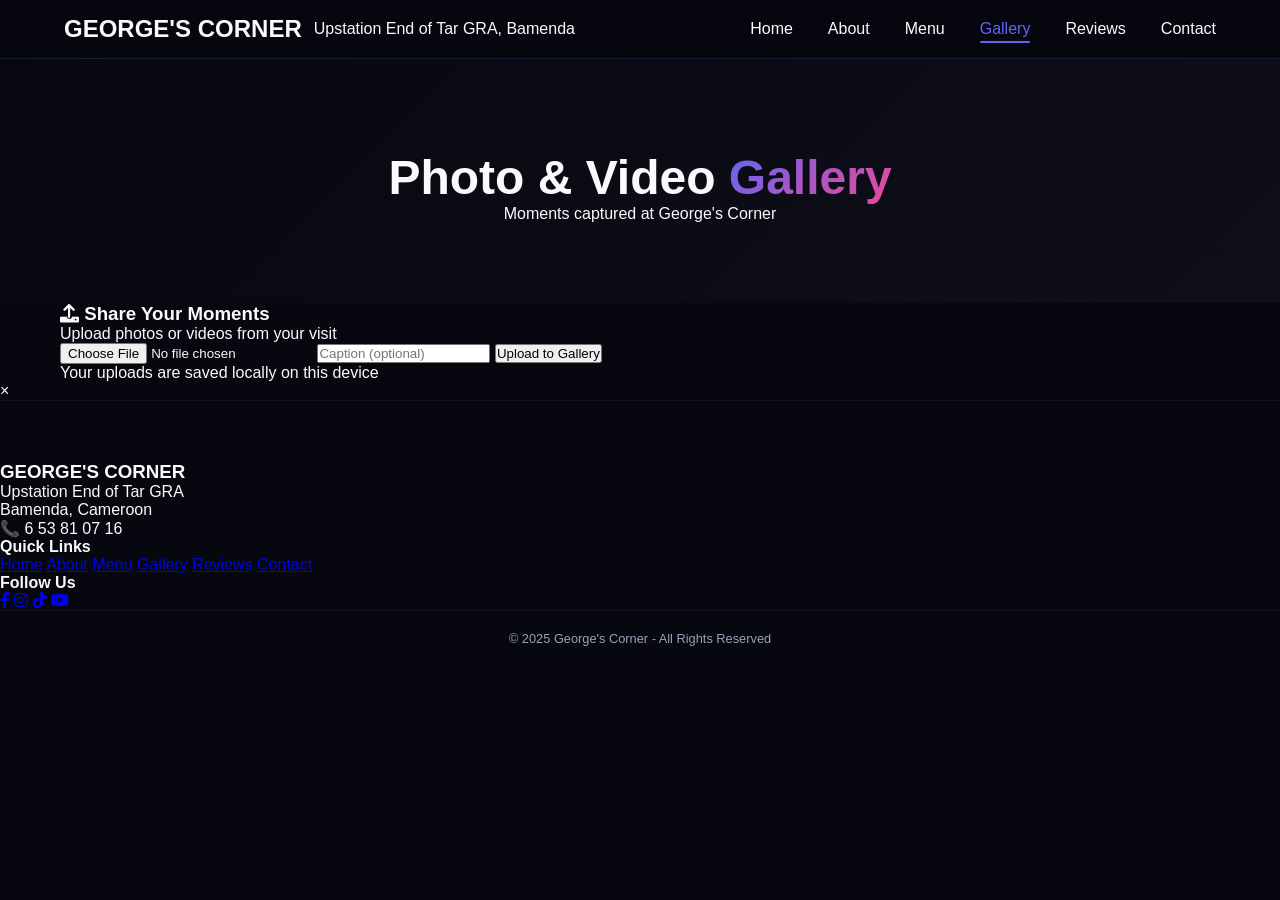
<file: gallery.html>
<!DOCTYPE html>
<html lang="en">
<head>
    <meta charset="UTF-8">
    <meta name="viewport" content="width=device-width, initial-scale=1.0">
    <title>Gallery - George's Corner</title>
    <link href="https://cdnjs.cloudflare.com/ajax/libs/font-awesome/6.0.0/css/all.min.css" rel="stylesheet">
    <link href="https://fonts.googleapis.com/css2?family=Poppins:wght@300;400;500;600;700;800&display=swap" rel="stylesheet">
    <link rel="stylesheet" href="style.css">
</head>
<body>

<nav class="navbar">
    <div class="nav-container">
        <div class="logo">
            <h1>GEORGE'S <span>CORNER</span></h1>
            <p>Upstation End of Tar GRA, Bamenda</p>
        </div>
        <div class="nav-links">
            <a href="index.html">Home</a>
            <a href="about.html">About</a>
            <a href="menu.html">Menu</a>
            <a href="gallery.html" class="active">Gallery</a>
            <a href="reviews.html">Reviews</a>
            <a href="contact.html">Contact</a>
        </div>
        <div class="mobile-menu" onclick="toggleMobileMenu()">
            <i class="fas fa-bars"></i>
        </div>
    </div>
    <div class="mobile-nav" id="mobileNav">
        <a href="index.html">Home</a>
        <a href="about.html">About</a>
        <a href="menu.html">Menu</a>
        <a href="gallery.html">Gallery</a>
        <a href="reviews.html">Reviews</a>
        <a href="contact.html">Contact</a>
    </div>
</nav>

<section class="page-header">
    <h1>Photo & Video <span>Gallery</span></h1>
    <p>Moments captured at George's Corner</p>
</section>

<section class="gallery-section">
    <div class="container">
        <div class="gallery-grid" id="galleryGrid"></div>
        
        <div class="upload-area">
            <h3><i class="fas fa-upload"></i> Share Your Moments</h3>
            <p>Upload photos or videos from your visit</p>
            <input type="file" id="uploadFile" accept="image/*,video/*">
            <input type="text" id="uploadCaption" placeholder="Caption (optional)">
            <button class="btn" onclick="uploadMedia()">Upload to Gallery</button>
            <p class="upload-note">Your uploads are saved locally on this device</p>
        </div>
    </div>
</section>

<!-- Modal for viewing media -->
<div id="mediaModal" class="modal">
    <span class="modal-close" onclick="closeModal()">&times;</span>
    <div id="modalContent"></div>
</div>

<footer>
    <div class="footer-content">
        <div class="footer-section">
            <h3>GEORGE'S CORNER</h3>
            <p>Upstation End of Tar GRA<br>Bamenda, Cameroon</p>
            <p>📞 6 53 81 07 16</p>
        </div>
        <div class="footer-section">
            <h4>Quick Links</h4>
            <a href="index.html">Home</a>
            <a href="about.html">About</a>
            <a href="menu.html">Menu</a>
            <a href="gallery.html">Gallery</a>
            <a href="reviews.html">Reviews</a>
            <a href="contact.html">Contact</a>
        </div>
        <div class="footer-section">
            <h4>Follow Us</h4>
            <div class="social-links">
                <a href="#"><i class="fab fa-facebook-f"></i></a>
                <a href="#"><i class="fab fa-instagram"></i></a>
                <a href="#"><i class="fab fa-tiktok"></i></a>
                <a href="#"><i class="fab fa-youtube"></i></a>
            </div>
        </div>
    </div>
    <div class="footer-bottom">
        <p>&copy; 2025 George's Corner - All Rights Reserved</p>
    </div>
</footer>

<script src="script.js"></script>
</body>
</html>
</file>
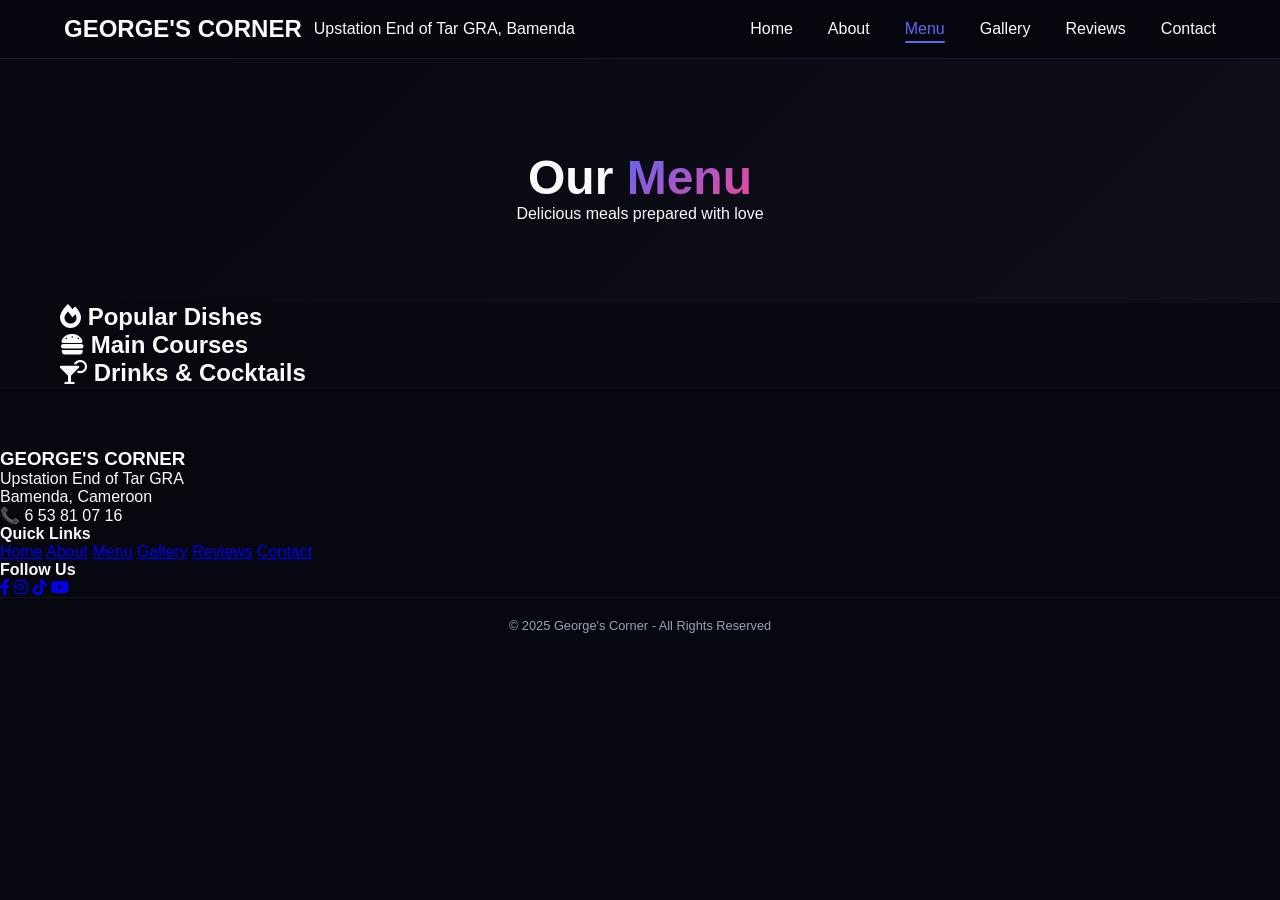
<file: menu.html>
<!DOCTYPE html>
<html lang="en">
<head>
    <meta charset="UTF-8">
    <meta name="viewport" content="width=device-width, initial-scale=1.0">
    <title>Menu - George's Corner</title>
    <link href="https://cdnjs.cloudflare.com/ajax/libs/font-awesome/6.0.0/css/all.min.css" rel="stylesheet">
    <link href="https://fonts.googleapis.com/css2?family=Poppins:wght@300;400;500;600;700;800&display=swap" rel="stylesheet">
    <link rel="stylesheet" href="style.css">
</head>
<body>

<nav class="navbar">
    <div class="nav-container">
        <div class="logo">
            <h1>GEORGE'S <span>CORNER</span></h1>
            <p>Upstation End of Tar GRA, Bamenda</p>
        </div>
        <div class="nav-links">
            <a href="index.html">Home</a>
            <a href="about.html">About</a>
            <a href="menu.html" class="active">Menu</a>
            <a href="gallery.html">Gallery</a>
            <a href="reviews.html">Reviews</a>
            <a href="contact.html">Contact</a>
        </div>
        <div class="mobile-menu" onclick="toggleMobileMenu()">
            <i class="fas fa-bars"></i>
        </div>
    </div>
    <div class="mobile-nav" id="mobileNav">
        <a href="index.html">Home</a>
        <a href="about.html">About</a>
        <a href="menu.html">Menu</a>
        <a href="gallery.html">Gallery</a>
        <a href="reviews.html">Reviews</a>
        <a href="contact.html">Contact</a>
    </div>
</nav>

<section class="page-header">
    <h1>Our <span>Menu</span></h1>
    <p>Delicious meals prepared with love</p>
</section>

<section class="menu-section">
    <div class="container">
        <div class="menu-category">
            <h2><i class="fas fa-fire"></i> Popular Dishes</h2>
            <div class="menu-grid" id="popularMenu"></div>
        </div>
        
        <div class="menu-category">
            <h2><i class="fas fa-hamburger"></i> Main Courses</h2>
            <div class="menu-grid" id="mainMenu"></div>
        </div>
        
        <div class="menu-category">
            <h2><i class="fas fa-cocktail"></i> Drinks & Cocktails</h2>
            <div class="menu-grid" id="drinksMenu"></div>
        </div>
    </div>
</section>

<footer>
    <div class="footer-content">
        <div class="footer-section">
            <h3>GEORGE'S CORNER</h3>
            <p>Upstation End of Tar GRA<br>Bamenda, Cameroon</p>
            <p>📞 6 53 81 07 16</p>
        </div>
        <div class="footer-section">
            <h4>Quick Links</h4>
            <a href="index.html">Home</a>
            <a href="about.html">About</a>
            <a href="menu.html">Menu</a>
            <a href="gallery.html">Gallery</a>
            <a href="reviews.html">Reviews</a>
            <a href="contact.html">Contact</a>
        </div>
        <div class="footer-section">
            <h4>Follow Us</h4>
            <div class="social-links">
                <a href="#"><i class="fab fa-facebook-f"></i></a>
                <a href="#"><i class="fab fa-instagram"></i></a>
                <a href="#"><i class="fab fa-tiktok"></i></a>
                <a href="#"><i class="fab fa-youtube"></i></a>
            </div>
        </div>
    </div>
    <div class="footer-bottom">
        <p>&copy; 2025 George's Corner - All Rights Reserved</p>
    </div>
</footer>

<script src="script.js"></script>
</body>
</html>
</file>
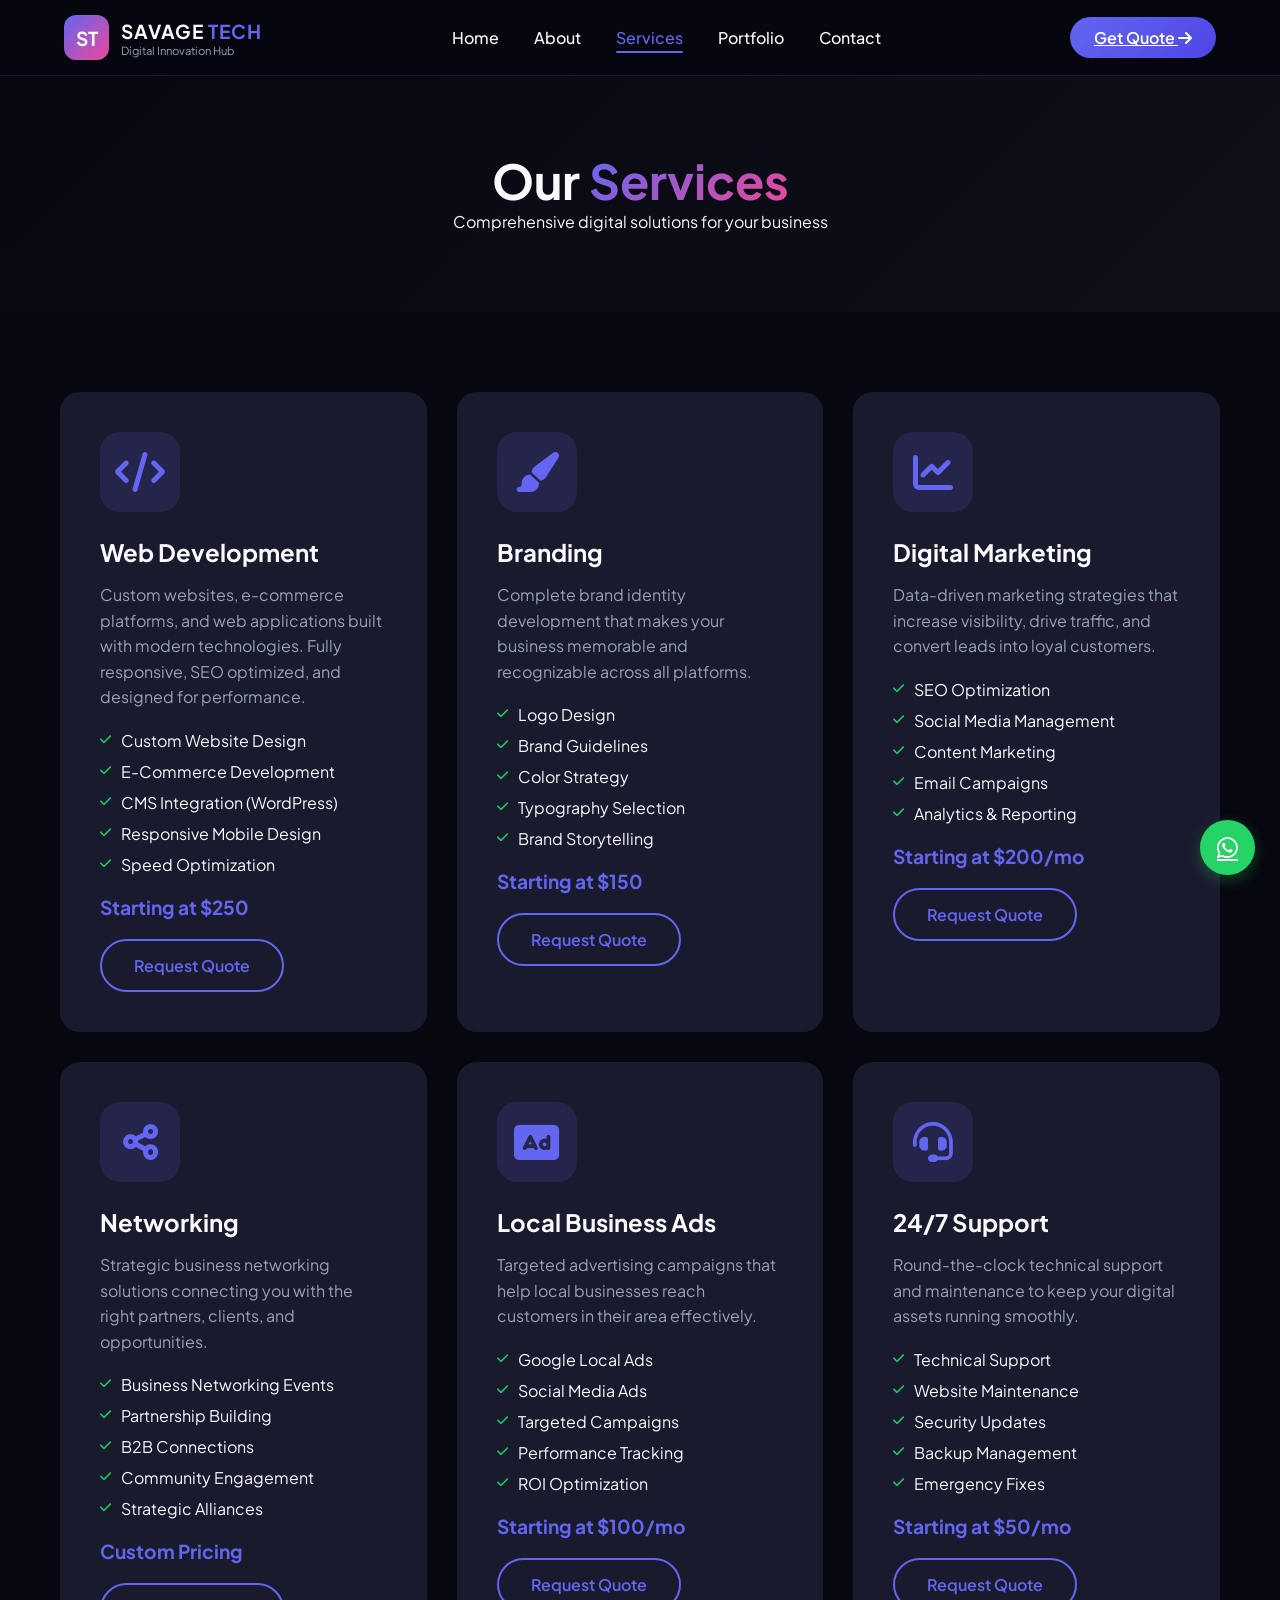
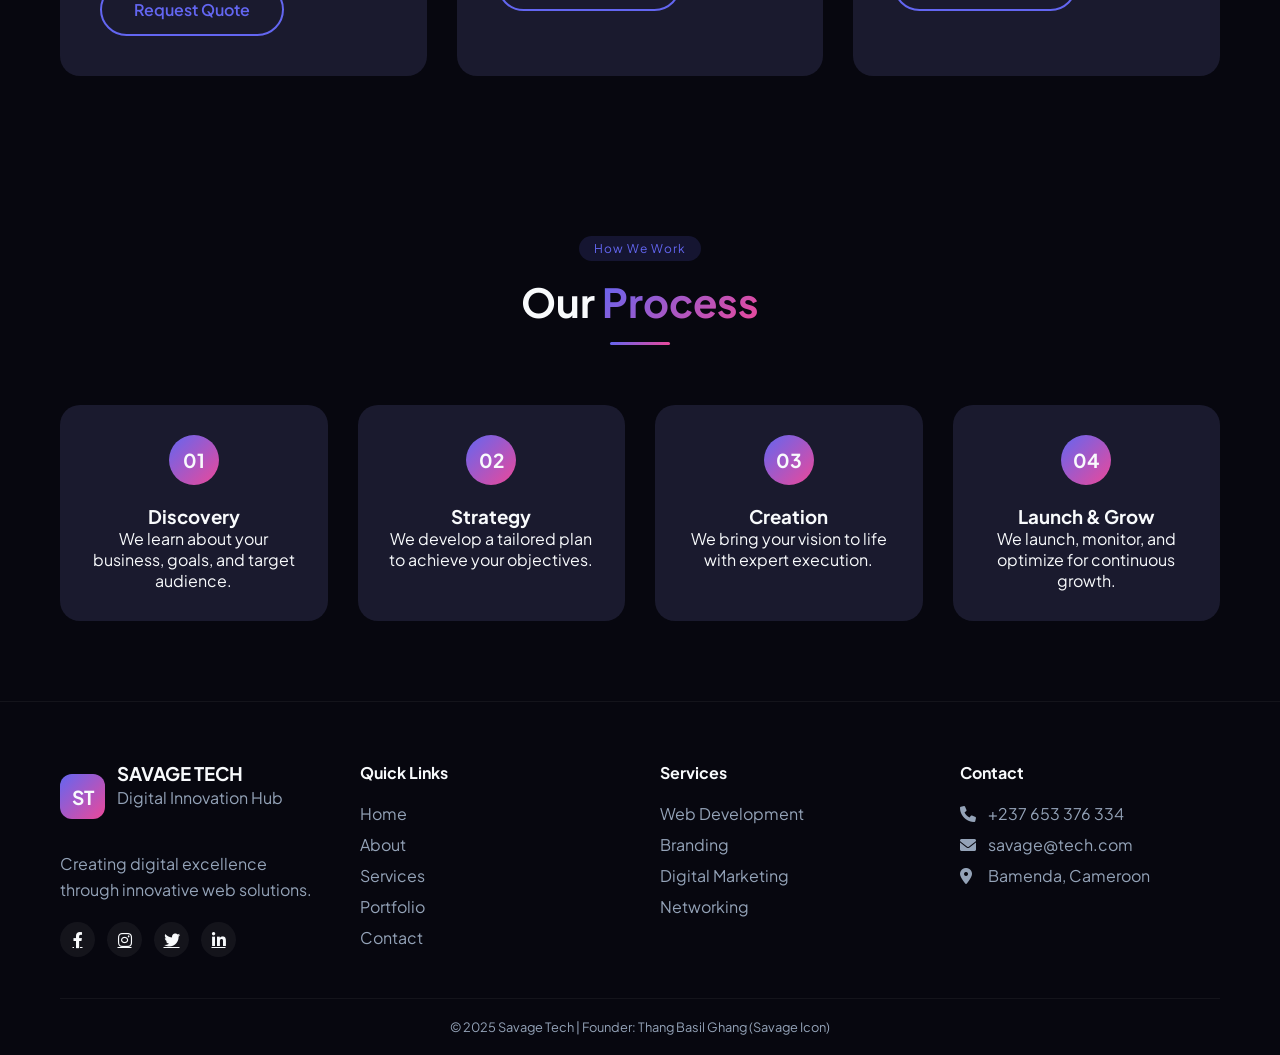
<file: services.html>
<!DOCTYPE html>
<html lang="en">
<head>
    <meta charset="UTF-8">
    <meta name="viewport" content="width=device-width, initial-scale=1.0">
    <title>Services | Savage Tech</title>
    <link href="https://cdnjs.cloudflare.com/ajax/libs/font-awesome/6.0.0/css/all.min.css" rel="stylesheet">
    <link href="https://fonts.googleapis.com/css2?family=Plus+Jakarta+Sans:wght@300;400;500;600;700;800&display=swap" rel="stylesheet">
    <link rel="stylesheet" href="style.css">
    <!-- Add to ALL pages - Replace with your actual info -->

<!-- Primary Meta Tags -->
<title>Savage Tech | Professional Web Designer in Bamenda, Cameroon</title>
<meta name="title" content="Savage Tech | Professional Web Designer in Bamenda, Cameroon">
<meta name="description" content="Need a professional website? Savage Tech offers affordable web design, development, and SEO services in Bamenda, Cameroon. Free consultation. Call +237 653 376 334">
<meta name="keywords" content="web designer Bamenda, website development Cameroon, affordable web design, SEO services Cameroon, Savage Tech">

<!-- Open Graph / Facebook -->
<meta property="og:type" content="website">
<meta property="og:url" content="https://savagetech.com/">
<meta property="og:title" content="Savage Tech | Professional Web Designer in Bamenda">
<meta property="og:description" content="Professional web design and development services in Bamenda, Cameroon">
<meta property="og:image" content="https://savagetech.com/images/savage-og-image.jpg">

<!-- Twitter -->
<meta property="twitter:card" content="summary_large_image">
<meta property="twitter:url" content="https://savagetech.com/">
<meta property="twitter:title" content="Savage Tech | Web Designer in Bamenda">
<meta property="twitter:description" content="Professional web design services in Cameroon">
<meta property="twitter:image" content="https://savagetech.com/images/savage-og-image.jpg">

<!-- Geo Tags (Important for Cameroon) -->
<meta name="geo.region" content="CM-NW">
<meta name="geo.placename" content="Bamenda">
<meta name="geo.position" content="5.9612305;10.1249825">
<meta name="ICBM" content="5.9612305, 10.1249825">

<!-- Author -->
<meta name="author" content="Thang Basil Ghang (Savage Icon)">

<!-- Robots -->
<meta name="robots" content="index, follow">
</head>
<body>

<nav class="navbar">
    <div class="nav-container">
        <div class="logo">
            <div class="logo-icon">ST</div>
            <div class="logo-text">
                <h2>SAVAGE <span>TECH</span></h2>
                <p>Digital Innovation Hub</p>
            </div>
        </div>
        <div class="nav-links">
            <a href="index.html">Home</a>
            <a href="about.html">About</a>
            <a href="services.html" class="active">Services</a>
            <a href="portfolio.html">Portfolio</a>
            <a href="contact.html">Contact</a>
        </div>
        <div class="nav-buttons">
            <a href="contact.html" class="nav-cta">Get Quote <i class="fas fa-arrow-right"></i></a>
            <div class="mobile-menu" onclick="toggleMenu()">
                <i class="fas fa-bars"></i>
            </div>
        </div>
    </div>
    <div class="mobile-nav" id="mobileNav">
        <a href="index.html">Home</a>
        <a href="about.html">About</a>
        <a href="services.html">Services</a>
        <a href="portfolio.html">Portfolio</a>
        <a href="contact.html">Contact</a>
    </div>
</nav>

<section class="page-header">
    <div class="container">
        <h1>Our <span>Services</span></h1>
        <p>Comprehensive digital solutions for your business</p>
    </div>
</section>

<section class="services-full">
    <div class="container">
        <div class="services-full-grid">
            <div class="service-full-card">
                <div class="service-icon-large"><i class="fas fa-code"></i></div>
                <h2>Web Development</h2>
                <p>Custom websites, e-commerce platforms, and web applications built with modern technologies. Fully responsive, SEO optimized, and designed for performance.</p>
                <ul class="service-features">
                    <li><i class="fas fa-check"></i> Custom Website Design</li>
                    <li><i class="fas fa-check"></i> E-Commerce Development</li>
                    <li><i class="fas fa-check"></i> CMS Integration (WordPress)</li>
                    <li><i class="fas fa-check"></i> Responsive Mobile Design</li>
                    <li><i class="fas fa-check"></i> Speed Optimization</li>
                </ul>
                <div class="service-price">Starting at $250</div>
                <a href="contact.html" class="btn-outline">Request Quote</a>
            </div>
            <div class="service-full-card">
                <div class="service-icon-large"><i class="fas fa-paint-brush"></i></div>
                <h2>Branding</h2>
                <p>Complete brand identity development that makes your business memorable and recognizable across all platforms.</p>
                <ul class="service-features">
                    <li><i class="fas fa-check"></i> Logo Design</li>
                    <li><i class="fas fa-check"></i> Brand Guidelines</li>
                    <li><i class="fas fa-check"></i> Color Strategy</li>
                    <li><i class="fas fa-check"></i> Typography Selection</li>
                    <li><i class="fas fa-check"></i> Brand Storytelling</li>
                </ul>
                <div class="service-price">Starting at $150</div>
                <a href="contact.html" class="btn-outline">Request Quote</a>
            </div>
            <div class="service-full-card">
                <div class="service-icon-large"><i class="fas fa-chart-line"></i></div>
                <h2>Digital Marketing</h2>
                <p>Data-driven marketing strategies that increase visibility, drive traffic, and convert leads into loyal customers.</p>
                <ul class="service-features">
                    <li><i class="fas fa-check"></i> SEO Optimization</li>
                    <li><i class="fas fa-check"></i> Social Media Management</li>
                    <li><i class="fas fa-check"></i> Content Marketing</li>
                    <li><i class="fas fa-check"></i> Email Campaigns</li>
                    <li><i class="fas fa-check"></i> Analytics & Reporting</li>
                </ul>
                <div class="service-price">Starting at $200/mo</div>
                <a href="contact.html" class="btn-outline">Request Quote</a>
            </div>
            <div class="service-full-card">
                <div class="service-icon-large"><i class="fas fa-share-alt"></i></div>
                <h2>Networking</h2>
                <p>Strategic business networking solutions connecting you with the right partners, clients, and opportunities.</p>
                <ul class="service-features">
                    <li><i class="fas fa-check"></i> Business Networking Events</li>
                    <li><i class="fas fa-check"></i> Partnership Building</li>
                    <li><i class="fas fa-check"></i> B2B Connections</li>
                    <li><i class="fas fa-check"></i> Community Engagement</li>
                    <li><i class="fas fa-check"></i> Strategic Alliances</li>
                </ul>
                <div class="service-price">Custom Pricing</div>
                <a href="contact.html" class="btn-outline">Request Quote</a>
            </div>
            <div class="service-full-card">
                <div class="service-icon-large"><i class="fas fa-ad"></i></div>
                <h2>Local Business Ads</h2>
                <p>Targeted advertising campaigns that help local businesses reach customers in their area effectively.</p>
                <ul class="service-features">
                    <li><i class="fas fa-check"></i> Google Local Ads</li>
                    <li><i class="fas fa-check"></i> Social Media Ads</li>
                    <li><i class="fas fa-check"></i> Targeted Campaigns</li>
                    <li><i class="fas fa-check"></i> Performance Tracking</li>
                    <li><i class="fas fa-check"></i> ROI Optimization</li>
                </ul>
                <div class="service-price">Starting at $100/mo</div>
                <a href="contact.html" class="btn-outline">Request Quote</a>
            </div>
            <div class="service-full-card">
                <div class="service-icon-large"><i class="fas fa-headset"></i></div>
                <h2>24/7 Support</h2>
                <p>Round-the-clock technical support and maintenance to keep your digital assets running smoothly.</p>
                <ul class="service-features">
                    <li><i class="fas fa-check"></i> Technical Support</li>
                    <li><i class="fas fa-check"></i> Website Maintenance</li>
                    <li><i class="fas fa-check"></i> Security Updates</li>
                    <li><i class="fas fa-check"></i> Backup Management</li>
                    <li><i class="fas fa-check"></i> Emergency Fixes</li>
                </ul>
                <div class="service-price">Starting at $50/mo</div>
                <a href="contact.html" class="btn-outline">Request Quote</a>
            </div>
        </div>
    </div>
</section>

<section class="process">
    <div class="container">
        <div class="section-header">
            <span class="subtitle">How We Work</span>
            <h2>Our <span>Process</span></h2>
            <div class="underline"></div>
        </div>
        <div class="process-steps">
            <div class="step">
                <div class="step-number">01</div>
                <h3>Discovery</h3>
                <p>We learn about your business, goals, and target audience.</p>
            </div>
            <div class="step">
                <div class="step-number">02</div>
                <h3>Strategy</h3>
                <p>We develop a tailored plan to achieve your objectives.</p>
            </div>
            <div class="step">
                <div class="step-number">03</div>
                <h3>Creation</h3>
                <p>We bring your vision to life with expert execution.</p>
            </div>
            <div class="step">
                <div class="step-number">04</div>
                <h3>Launch & Grow</h3>
                <p>We launch, monitor, and optimize for continuous growth.</p>
            </div>
        </div>
    </div>
</section>

<footer>
    <div class="container">
        <div class="footer-grid">
            <div class="footer-about">
                <div class="footer-logo">
                    <div class="logo-icon">ST</div>
                    <div>
                        <h3>SAVAGE TECH</h3>
                        <p>Digital Innovation Hub</p>
                    </div>
                </div>
                <p>Creating digital excellence through innovative web solutions.</p>
                <div class="footer-social">
                    <a href="https://www.facebook.com/profile.php?id-100093600316060"><i class="fab fa-facebook-f"></i></a>
                    <a href="#"><i class="fab fa-instagram"></i></a>
                    <a href="#"><i class="fab fa-twitter"></i></a>
                    <a href="#"><i class="fab fa-linkedin-in"></i></a>
                </div>
            </div>
            <div class="footer-links">
                <h4>Quick Links</h4>
                <a href="index.html">Home</a>
                <a href="about.html">About</a>
                <a href="services.html">Services</a>
                <a href="portfolio.html">Portfolio</a>
                <a href="contact.html">Contact</a>
            </div>
            <div class="footer-links">
                <h4>Services</h4>
                <a href="services.html">Web Development</a>
                <a href="services.html">Branding</a>
                <a href="services.html">Digital Marketing</a>
                <a href="services.html">Networking</a>
            </div>
            <div class="footer-contact">
                <h4>Contact</h4>
                <p><i class="fas fa-phone"></i> +237 653 376 334</p>
                <p><i class="fas fa-envelope"></i> savage@tech.com</p>
                <p><i class="fas fa-map-marker-alt"></i> Bamenda, Cameroon</p>
            </div>
        </div>
        <div class="footer-bottom">
            <p>&copy; 2025 Savage Tech | Founder: Thang Basil Ghang (Savage Icon)</p>
        </div>
    </div>
</footer>

<a href="https://wa.me/23765337634" class="whatsapp-float" target="_blank">
    <i class="fab fa-whatsapp"></i>
</a>

<script src="script.js"></script>
</body>
</html>
</file>
<file: style.css>
* {
    margin: 0;
    padding: 0;
    box-sizing: border-box;
}

:root {
    --primary: #6366f1;
    --primary-dark: #4f46e5;
    --primary-light: #818cf8;
    --secondary: #ec4899;
    --accent: #f59e0b;
    --dark: #0f0f1a;
    --darker: #07070f;
    --card-bg: #1a1a2e;
    --light: #f8fafc;
    --gray: #94a3b8;
    --success: #22c55e;
    --gradient-1: linear-gradient(135deg, #6366f1, #ec4899);
    --gradient-2: linear-gradient(135deg, #f59e0b, #ec4899);
    --gradient-3: linear-gradient(135deg, #0f0f1a, #1a1a2e);
}

body {
    font-family: 'Plus Jakarta Sans', sans-serif;
    background: var(--darker);
    color: var(--light);
    overflow-x: hidden;
    cursor: none;
}

html {
    scroll-behavior: smooth;
}

/* Custom Cursor */
.cursor-dot {
    width: 8px;
    height: 8px;
    background: var(--primary);
    border-radius: 50%;
    position: fixed;
    pointer-events: none;
    z-index: 9999;
    transition: transform 0.1s ease;
}

.cursor-outline {
    width: 40px;
    height: 40px;
    border: 2px solid var(--primary);
    border-radius: 50%;
    position: fixed;
    pointer-events: none;
    z-index: 9998;
    transition: all 0.2s ease;
}

@media (max-width: 768px) {
    body { cursor: auto; }
    .cursor-dot, .cursor-outline { display: none; }
}

/* Scrollbar */
::-webkit-scrollbar { width: 8px; }
::-webkit-scrollbar-track { background: var(--darker); }
::-webkit-scrollbar-thumb { background: var(--primary); border-radius: 10px; }

/* Preloader */
.preloader {
    position: fixed;
    top: 0;
    left: 0;
    width: 100%;
    height: 100%;
    background: var(--darker);
    display: flex;
    justify-content: center;
    align-items: center;
    z-index: 99999;
    transition: opacity 0.5s;
}

.preloader-content {
    text-align: center;
}

.preloader-logo {
    width: 80px;
    height: 80px;
    background: linear-gradient(135deg, var(--primary), var(--secondary));
    border-radius: 20px;
    display: flex;
    align-items: center;
    justify-content: center;
    font-size: 2rem;
    font-weight: bold;
    margin: 0 auto 20px;
    animation: pulse 1.5s infinite;
}

.preloader-bar {
    width: 200px;
    height: 3px;
    background: rgba(255,255,255,0.1);
    border-radius: 10px;
    margin: 20px auto;
    overflow: hidden;
}

.preloader-bar::after {
    content: '';
    display: block;
    width: 50%;
    height: 100%;
    background: linear-gradient(135deg, var(--primary), var(--secondary));
    animation: loading 1s infinite;
}

@keyframes pulse {
    0%, 100% { transform: scale(1); opacity: 1; }
    50% { transform: scale(1.1); opacity: 0.8; }
}

@keyframes loading {
    0% { transform: translateX(-100%); }
    100% { transform: translateX(200%); }
}

/* Navbar */
.navbar {
    position: fixed;
    top: 0;
    width: 100%;
    background: rgba(7, 7, 15, 0.95);
    backdrop-filter: blur(10px);
    z-index: 1000;
    border-bottom: 1px solid rgba(99, 102, 241, 0.2);
    transition: all 0.3s;
}

.nav-container {
    max-width: 1400px;
    margin: 0 auto;
    padding: 15px 5%;
    display: flex;
    justify-content: space-between;
    align-items: center;
}

.logo {
    display: flex;
    align-items: center;
    gap: 12px;
}

.logo-icon {
    width: 45px;
    height: 45px;
    background: linear-gradient(135deg, var(--primary), var(--secondary));
    border-radius: 12px;
    display: flex;
    align-items: center;
    justify-content: center;
    font-weight: bold;
    font-size: 1.2rem;
    animation: float 3s ease-in-out infinite;
}

@keyframes float {
    0%, 100% { transform: translateY(0); }
    50% { transform: translateY(-5px); }
}

.logo-text h2 {
    font-size: 1.2rem;
    letter-spacing: 1px;
}

.logo-text h2 span {
    color: var(--primary);
}

.logo-text p {
    font-size: 0.7rem;
    color: var(--gray);
}

.nav-links {
    display: flex;
    gap: 35px;
}

.nav-links a {
    color: var(--light);
    text-decoration: none;
    font-weight: 500;
    transition: 0.3s;
    position: relative;
}

.nav-links a:hover, .nav-links a.active {
    color: var(--primary);
}

.nav-links a.active::after {
    content: '';
    position: absolute;
    bottom: -5px;
    left: 0;
    width: 100%;
    height: 2px;
    background: var(--primary);
    border-radius: 2px;
}

.nav-cta {
    padding: 10px 24px;
    background: linear-gradient(135deg, var(--primary), var(--primary-dark));
    border-radius: 50px;
    color: white !important;
    font-weight: 600;
    transition: 0.3s;
}

.nav-cta:hover {
    transform: translateY(-2px);
    box-shadow: 0 5px 15px rgba(99, 102, 241, 0.3);
}

.mobile-menu {
    display: none;
    font-size: 24px;
    cursor: pointer;
    color: var(--primary);
}

.mobile-nav {
    display: none;
    flex-direction: column;
    background: var(--dark);
    padding: 20px;
}

.mobile-nav.show {
    display: flex;
}

.mobile-nav a {
    color: var(--light);
    text-decoration: none;
    padding: 12px;
    border-bottom: 1px solid rgba(255,255,255,0.1);
}

/* Hero Section */
.hero {
    min-height: 100vh;
    display: flex;
    align-items: center;
    justify-content: center;
    position: relative;
    overflow: hidden;
    padding: 0 5%;
}

.hero-bg-gradient {
    position: absolute;
    top: 0;
    left: 0;
    width: 100%;
    height: 100%;
    background: radial-gradient(circle at 20% 50%, rgba(99, 102, 241, 0.15), transparent 50%);
}

.hero-particles {
    position: absolute;
    top: 0;
    left: 0;
    width: 100%;
    height: 100%;
    overflow: hidden;
}

.hero-content {
    text-align: center;
    max-width: 900px;
    margin: 0 auto;
    position: relative;
    z-index: 2;
}

.hero-badge {
    display: inline-flex;
    align-items: center;
    gap: 8px;
    background: rgba(99, 102, 241, 0.15);
    padding: 8px 20px;
    border-radius: 50px;
    font-size: 0.85rem;
    margin-bottom: 30px;
    backdrop-filter: blur(5px);
}

.badge-pulse {
    width: 8px;
    height: 8px;
    background: var(--success);
    border-radius: 50%;
    animation: pulse-green 1.5s infinite;
}

@keyframes pulse-green {
    0%, 100% { opacity: 1; transform: scale(1); }
    50% { opacity: 0.5; transform: scale(1.5); }
}

.hero-title {
    font-size: 4.5rem;
    line-height: 1.1;
    margin-bottom: 25px;
}

.title-line {
    display: block;
}

.title-gradient {
    background: linear-gradient(135deg, var(--primary), var(--secondary));
    -webkit-background-clip: text;
    background-clip: text;
    color: transparent;
}

.hero-desc {
    font-size: 1.1rem;
    color: var(--gray);
    max-width: 600px;
    margin: 0 auto 35px;
}

.hero-buttons {
    display: flex;
    gap: 20px;
    justify-content: center;
    margin-bottom: 50px;
}

.btn-primary {
    display: inline-flex;
    align-items: center;
    gap: 10px;
    padding: 14px 32px;
    background: linear-gradient(135deg, var(--primary), var(--primary-dark));
    color: white;
    text-decoration: none;
    border-radius: 50px;
    font-weight: 600;
    transition: 0.3s;
    border: none;
    cursor: pointer;
}

.btn-primary:hover {
    transform: translateY(-3px);
    box-shadow: 0 10px 25px rgba(99, 102, 241, 0.4);
}

.btn-outline {
    display: inline-flex;
    align-items: center;
    gap: 10px;
    padding: 14px 32px;
    background: transparent;
    border: 2px solid var(--primary);
    color: var(--primary);
    text-decoration: none;
    border-radius: 50px;
    font-weight: 600;
    transition: 0.3s;
}

.btn-outline:hover {
    background: var(--primary);
    color: white;
    transform: translateY(-3px);
}

.btn-whatsapp {
    display: inline-flex;
    align-items: center;
    gap: 10px;
    padding: 14px 32px;
    background: #25D366;
    color: white;
    text-decoration: none;
    border-radius: 50px;
    font-weight: 600;
    transition: 0.3s;
}

.btn-whatsapp:hover {
    transform: translateY(-3px);
    box-shadow: 0 10px 25px rgba(37, 211, 102, 0.4);
}

.hero-stats {
    display: flex;
    justify-content: center;
    gap: 60px;
}

.stat h3 {
    font-size: 2rem;
    color: var(--primary);
}

.stat p {
    font-size: 0.85rem;
    color: var(--gray);
}

.hero-scroll {
    position: absolute;
    bottom: 30px;
    left: 50%;
    transform: translateX(-50%);
    text-align: center;
    font-size: 0.8rem;
    color: var(--gray);
    animation: bounce 2s infinite;
}

@keyframes bounce {
    0%, 100% { transform: translateX(-50%) translateY(0); }
    50% { transform: translateX(-50%) translateY(10px); }
}

/* Clients Section */
.clients {
    padding: 60px 5%;
    border-bottom: 1px solid rgba(255,255,255,0.05);
}

.clients-label {
    text-align: center;
    color: var(--gray);
    font-size: 0.8rem;
    margin-bottom: 30px;
    letter-spacing: 2px;
}

.clients-grid {
    display: flex;
    justify-content: center;
    flex-wrap: wrap;
    gap: 50px;
}

.client-logo {
    font-size: 1.2rem;
    font-weight: 600;
    color: var(--gray);
    opacity: 0.6;
    transition: 0.3s;
}

.client-logo:hover {
    opacity: 1;
    color: var(--primary);
}

/* Container */
.container {
    max-width: 1200px;
    margin: 0 auto;
    padding: 0 20px;
}

/* Section Header */
.section-header {
    text-align: center;
    margin-bottom: 60px;
}

.subtitle {
    display: inline-block;
    background: rgba(99, 102, 241, 0.15);
    padding: 5px 15px;
    border-radius: 50px;
    font-size: 0.75rem;
    color: var(--primary);
    margin-bottom: 15px;
    letter-spacing: 1px;
}

.section-header h2 {
    font-size: 2.5rem;
}

.section-header h2 span {
    background: linear-gradient(135deg, var(--primary), var(--secondary));
    -webkit-background-clip: text;
    background-clip: text;
    color: transparent;
}

.underline {
    width: 60px;
    height: 3px;
    background: linear-gradient(135deg, var(--primary), var(--secondary));
    margin: 15px auto 0;
    border-radius: 3px;
}

/* Services Preview */
.services-preview, .why-us, .values, .services-full, .process, .portfolio-gallery, .testimonials, .contact-page {
    padding: 80px 0;
}

.services-grid, .values-grid, .services-full-grid {
    display: grid;
    grid-template-columns: repeat(auto-fit, minmax(280px, 1fr));
    gap: 30px;
}

.service-card {
    background: var(--card-bg);
    padding: 35px;
    border-radius: 20px;
    text-align: center;
    transition: 0.3s;
    border: 1px solid rgba(255,255,255,0.05);
}

.service-card:hover {
    transform: translateY(-10px);
    border-color: var(--primary);
    box-shadow: 0 20px 40px rgba(0,0,0,0.3);
}

.service-icon {
    width: 70px;
    height: 70px;
    background: rgba(99, 102, 241, 0.15);
    border-radius: 20px;
    display: flex;
    align-items: center;
    justify-content: center;
    margin: 0 auto 25px;
}

.service-icon i {
    font-size: 2rem;
    color: var(--primary);
}

.service-card h3 {
    margin-bottom: 15px;
}

.service-card p {
    color: var(--gray);
    margin-bottom: 20px;
    line-height: 1.6;
}

.service-link {
    color: var(--primary);
    text-decoration: none;
    font-weight: 500;
    display: inline-flex;
    align-items: center;
    gap: 8px;
    transition: 0.3s;
}

.service-link:hover {
    gap: 12px;
}

/* Why Us Section */
.why-us {
    background: var(--dark);
}

.why-grid {
    display: grid;
    grid-template-columns: 1fr 1fr;
    gap: 60px;
    align-items: center;
}

.why-content h2 {
    font-size: 2.5rem;
    margin: 15px 0 20px;
}

.why-content h2 span {
    color: var(--primary);
}

.why-content > p {
    color: var(--gray);
    margin-bottom: 30px;
    line-height: 1.6;
}

.why-features {
    margin-bottom: 35px;
}

.why-feature {
    display: flex;
    gap: 15px;
    margin-bottom: 20px;
}

.why-feature i {
    color: var(--primary);
    font-size: 1.3rem;
    margin-top: 3px;
}

.why-feature h4 {
    margin-bottom: 5px;
}

.why-feature p {
    color: var(--gray);
    font-size: 0.85rem;
}

.why-image {
    position: relative;
    min-height: 400px;
}

.why-image-bg {
    width: 100%;
    height: 400px;
    background: linear-gradient(135deg, var(--primary), var(--secondary));
    border-radius: 30px;
    opacity: 0.1;
}

.floating-card {
    position: absolute;
    background: var(--card-bg);
    padding: 15px 25px;
    border-radius: 50px;
    display: flex;
    align-items: center;
    gap: 10px;
    backdrop-filter: blur(10px);
    border: 1px solid rgba(255,255,255,0.1);
    animation: float 4s ease-in-out infinite;
}

.card-1 {
    top: 20%;
    left: -20px;
}

.card-2 {
    bottom: 30%;
    right: -20px;
    animation-delay: 1s;
}

.card-3 {
    bottom: 10%;
    left: 20%;
    animation-delay: 2s;
}

/* CTA Section */
.cta-section {
    padding: 100px 0;
    background: linear-gradient(135deg, var(--primary), var(--primary-dark));
    text-align: center;
    position: relative;
    overflow: hidden;
}

.cta-section h2 {
    font-size: 2.5rem;
    margin-bottom: 15px;
}

.cta-section p {
    margin-bottom: 30px;
    opacity: 0.9;
}

.cta-buttons {
    display: flex;
    gap: 20px;
    justify-content: center;
    flex-wrap: wrap;
}

.cta-section .btn-primary {
    background: white;
    color: var(--primary);
}

.cta-section .btn-whatsapp {
    background: rgba(255,255,255,0.2);
    backdrop-filter: blur(5px);
}

/* Page Header */
.page-header {
    background: linear-gradient(135deg, var(--darker), var(--dark));
    padding: 150px 0 80px;
    text-align: center;
}

.page-header h1 {
    font-size: 3rem;
}

.page-header h1 span {
    background: linear-gradient(135deg, var(--primary), var(--secondary));
    -webkit-background-clip: text;
    background-clip: text;
    color: transparent;
}

/* Story Section */
.story-grid {
    display: grid;
    grid-template-columns: 1fr 1fr;
    gap: 60px;
    align-items: center;
}

.story-content h2 {
    font-size: 2rem;
    margin: 15px 0 20px;
}

.story-content h2 span {
    color: var(--primary);
}

.story-content p {
    color: var(--gray);
    margin-bottom: 20px;
    line-height: 1.6;
}

.mission-vision {
    display: grid;
    grid-template-columns: 1fr 1fr;
    gap: 30px;
    margin-top: 30px;
}

.mission, .vision {
    background: var(--card-bg);
    padding: 25px;
    border-radius: 15px;
}

.mission i, .vision i {
    font-size: 2rem;
    color: var(--primary);
    margin-bottom: 15px;
}

.story-image .image-wrapper {
    background: linear-gradient(135deg, var(--primary), var(--secondary));
    border-radius: 30px;
    overflow: hidden;
    padding: 10px;
}

.story-image img {
    width: 100%;
    border-radius: 20px;
}

/* Founder Section */
.founder-section {
    background: var(--dark);
    padding: 80px 0;
}

.founder-grid {
    display: grid;
    grid-template-columns: 1fr 1fr;
    gap: 60px;
    align-items: center;
}

.founder-img-wrapper {
    background: linear-gradient(135deg, var(--primary), var(--secondary));
    border-radius: 30px;
    overflow: hidden;
    padding: 10px;
}

.founder-img-wrapper img {
    width: 100%;
    border-radius: 20px;
}

.founder-content h2 {
    font-size: 2rem;
    margin: 15px 0 20px;
}

.founder-content h2 span {
    color: var(--primary);
    font-size: 1rem;
    display: block;
}

.founder-quote {
    background: rgba(99, 102, 241, 0.1);
    padding: 25px;
    border-radius: 15px;
    margin: 25px 0;
    border-left: 3px solid var(--primary);
}

.founder-quote i {
    color: var(--primary);
    font-size: 1.5rem;
    margin-bottom: 10px;
}

.founder-social {
    display: flex;
    gap: 15px;
}

.founder-social a {
    width: 40px;
    height: 40px;
    background: rgba(255,255,255,0.1);
    border-radius: 50%;
    display: flex;
    align-items: center;
    justify-content: center;
    color: var(--light);
    transition: 0.3s;
}

.founder-social a:hover {
    background: var(--primary);
    transform: translateY(-3px);
}

/* Values Grid */
.values-grid {
    display: grid;
    grid-template-columns: repeat(auto-fit, minmax(250px, 1fr));
    gap: 30px;
}

.value-card {
    text-align: center;
    padding: 35px;
    background: var(--card-bg);
    border-radius: 20px;
    transition: 0.3s;
}

.value-card:hover {
    transform: translateY(-10px);
}

.value-card i {
    font-size: 2.5rem;
    color: var(--primary);
    margin-bottom: 20px;
}

/* Service Full Cards */
.service-full-card {
    background: var(--card-bg);
    padding: 40px;
    border-radius: 20px;
    transition: 0.3s;
}

.service-full-card:hover {
    transform: translateY(-10px);
}

.service-icon-large {
    width: 80px;
    height: 80px;
    background: rgba(99, 102, 241, 0.15);
    border-radius: 20px;
    display: flex;
    align-items: center;
    justify-content: center;
    margin-bottom: 25px;
}

.service-icon-large i {
    font-size: 2.5rem;
    color: var(--primary);
}

.service-full-card h2 {
    margin-bottom: 15px;
}

.service-full-card > p {
    color: var(--gray);
    margin-bottom: 20px;
    line-height: 1.6;
}

.service-features {
    list-style: none;
    margin: 20px 0;
}

.service-features li {
    margin: 10px 0;
    display: flex;
    align-items: center;
    gap: 10px;
}

.service-features li i {
    color: var(--success);
    font-size: 0.8rem;
}

.service-price {
    margin: 20px 0;
    font-size: 1.2rem;
    font-weight: bold;
    color: var(--primary);
}

/* Process Steps */
.process-steps {
    display: grid;
    grid-template-columns: repeat(auto-fit, minmax(200px, 1fr));
    gap: 30px;
    text-align: center;
}

.step {
    padding: 30px;
    background: var(--card-bg);
    border-radius: 20px;
    position: relative;
}

.step-number {
    width: 50px;
    height: 50px;
    background: linear-gradient(135deg, var(--primary), var(--secondary));
    border-radius: 50%;
    display: flex;
    align-items: center;
    justify-content: center;
    margin: 0 auto 20px;
    font-weight: bold;
    font-size: 1.2rem;
}

/* Portfolio Filter */
.portfolio-filter {
    padding: 40px 0;
}

.filter-buttons {
    display: flex;
    justify-content: center;
    gap: 15px;
    flex-wrap: wrap;
}

.filter-btn {
    padding: 10px 25px;
    background: var(--card-bg);
    border: none;
    color: var(--light);
    border-radius: 50px;
    cursor: pointer;
    transition: 0.3s;
}

.filter-btn.active, .filter-btn:hover {
    background: var(--primary);
}

/* Portfolio Grid */
.portfolio-grid {
    display: grid;
    grid-template-columns: repeat(auto-fill, minmax(350px, 1fr));
    gap: 30px;
}

.portfolio-item {
    background: var(--card-bg);
    border-radius: 15px;
    overflow: hidden;
    transition: 0.3s;
}

.portfolio-item:hover {
    transform: translateY(-10px);
}

.portfolio-item img {
    width: 100%;
    height: 250px;
    object-fit: cover;
}

.portfolio-info {
    padding: 20px;
}

.portfolio-info h3 {
    margin-bottom: 5px;
}

.portfolio-info p {
    color: var(--gray);
}

/* Testimonials Grid */
.testimonials-grid {
    display: grid;
    grid-template-columns: repeat(auto-fill, minmax(350px, 1fr));
    gap: 30px;
}

.testimonial-card {
    background: var(--card-bg);
    padding: 30px;
    border-radius: 20px;
}

.testimonial-card i {
    font-size: 2rem;
    color: var(--primary);
    opacity: 0.5;
    margin-bottom: 20px;
}

.testimonial-card p {
    margin-bottom: 20px;
    line-height: 1.6;
}

.client-info {
    display: flex;
    align-items: center;
    gap: 15px;
}

.client-info img {
    width: 50px;
    height: 50px;
    border-radius: 50%;
    object-fit: cover;
}

/* Contact Page */
.contact-grid {
    display: grid;
    grid-template-columns: 1fr 1fr;
    gap: 50px;
}

.contact-info-card, .contact-form-card {
    background: var(--card-bg);
    padding: 40px;
    border-radius: 20px;
}

.contact-info-card h3, .contact-form-card h3 {
    font-size: 1.5rem;
    margin-bottom: 15px;
}

.contact-info-card > p {
    color: var(--gray);
    margin-bottom: 30px;
}

.contact-details {
    margin-bottom: 30px;
}

.detail {
    display: flex;
    gap: 15px;
    margin-bottom: 20px;
}

.detail i {
    width: 45px;
    height: 45px;
    background: rgba(99, 102, 241, 0.15);
    border-radius: 12px;
    display: flex;
    align-items: center;
    justify-content: center;
    color: var(--primary);
    font-size: 1.2rem;
}

.contact-hours {
    padding-top: 20px;
    border-top: 1px solid rgba(255,255,255,0.1);
}

.contact-hours h4 {
    margin-bottom: 10px;
}

.contact-hours p {
    color: var(--gray);
    font-size: 0.9rem;
}

/* Form */
.form-row {
    display: grid;
    grid-template-columns: 1fr 1fr;
    gap: 15px;
}

.form-group {
    margin-bottom: 20px;
}

.form-group input, .form-group textarea, .form-group select {
    width: 100%;
    padding: 14px;
    background: rgba(255,255,255,0.05);
    border: 1px solid rgba(255,255,255,0.1);
    border-radius: 12px;
    color: var(--light);
    font-family: inherit;
    transition: 0.3s;
}

.form-group input:focus, .form-group textarea:focus, .form-group select:focus {
    outline: none;
    border-color: var(--primary);
}

.submit-btn {
    width: 100%;
}

/* Map Section */
.map-section {
    padding: 0 0 80px;
}

/* Footer */
footer {
    background: var(--darker);
    padding: 60px 0 20px;
    border-top: 1px solid rgba(255,255,255,0.05);
}

.footer-grid {
    display: grid;
    grid-template-columns: repeat(auto-fit, minmax(250px, 1fr));
    gap: 40px;
    margin-bottom: 40px;
}

.footer-logo {
    display: flex;
    align-items: center;
    gap: 12px;
    margin-bottom: 20px;
}

.footer-about p {
    color: var(--gray);
    line-height: 1.6;
    margin-bottom: 20px;
}

.footer-social {
    display: flex;
    gap: 12px;
}

.footer-social a {
    width: 35px;
    height: 35px;
    background: rgba(255,255,255,0.05);
    border-radius: 50%;
    display: flex;
    align-items: center;
    justify-content: center;
    color: var(--light);
    transition: 0.3s;
}

.footer-social a:hover {
    background: var(--primary);
    transform: translateY(-3px);
}

.footer-links h4, .footer-contact h4 {
    margin-bottom: 20px;
}

.footer-links a {
    display: block;
    color: var(--gray);
    text-decoration: none;
    margin-bottom: 10px;
    transition: 0.3s;
}

.footer-links a:hover {
    color: var(--primary);
    transform: translateX(5px);
}

.footer-contact p {
    color: var(--gray);
    margin-bottom: 10px;
}

.footer-contact i {
    width: 25px;
}

.footer-founder {
    margin-top: 15px;
    padding-top: 15px;
    border-top: 1px solid rgba(255,255,255,0.05);
    font-size: 0.85rem;
    color: var(--primary);
}

.footer-bottom {
    text-align: center;
    padding-top: 20px;
    border-top: 1px solid rgba(255,255,255,0.05);
    color: var(--gray);
    font-size: 0.8rem;
}

.footer-bottom i {
    color: var(--secondary);
}

/* WhatsApp Float */
.whatsapp-float {
    position: fixed;
    bottom: 25px;
    right: 25px;
    background: #25D366;
    width: 55px;
    height: 55px;
    border-radius: 50%;
    display: flex;
    align-items: center;
    justify-content: center;
    color: white;
    font-size: 1.5rem;
    z-index: 999;
    transition: 0.3s;
    box-shadow: 0 5px 15px rgba(37, 211, 102, 0.3);
}

.whatsapp-float:hover {
    transform: scale(1.1);
    background: #20b859;
}

.whatsapp-tooltip {
    position: absolute;
    right: 70px;
    background: var(--dark);
    padding: 8px 15px;
    border-radius: 30px;
    font-size: 0.75rem;
    white-space: nowrap;
    opacity: 0;
    visibility: hidden;
    transition: 0.3s;
}

.whatsapp-float:hover .whatsapp-tooltip {
    opacity: 1;
    visibility: visible;
}

/* Responsive */
@media (max-width: 768px) {
    .nav-links {
        display: none;
    }
    .mobile-menu {
        display: block;
    }
    .hero-title {
        font-size: 2.5rem;
    }
    .hero-buttons {
        flex-direction: column;
        align-items: center;
    }
    .hero-stats {
        gap: 30px;
    }
    .why-grid, .story-grid, .founder-grid, .contact-grid {
        grid-template-columns: 1fr;
    }
    .section-header h2 {
        font-size: 1.8rem;
    }
    .form-row {
        grid-template-columns: 1fr;
    }
    .portfolio-grid {
        grid-template-columns: 1fr;
    }
    .testimonials-grid {
        grid-template-columns: 1fr;
    }
    .floating-card {
        display: none;
    }
    .cta-section h2 {
        font-size: 1.8rem;
    }
}

/* Animations */
@keyframes fadeInUp {
    from {
        opacity: 0;
        transform: translateY(30px);
    }
    to {
        opacity: 1;
        transform: translateY(0);
    }
}

.service-card, .portfolio-item, .testimonial-card, .value-card {
    animation: fadeInUp 0.6s ease forwards;
    opacity: 0;
}

.service-card:nth-child(1) { animation-delay: 0.1s; }
.service-card:nth-child(2) { animation-delay: 0.2s; }
.service-card:nth-child(3) { animation-delay: 0.3s; }
.service-card:nth-child(4) { animation-delay: 0.4s; }
</file>
